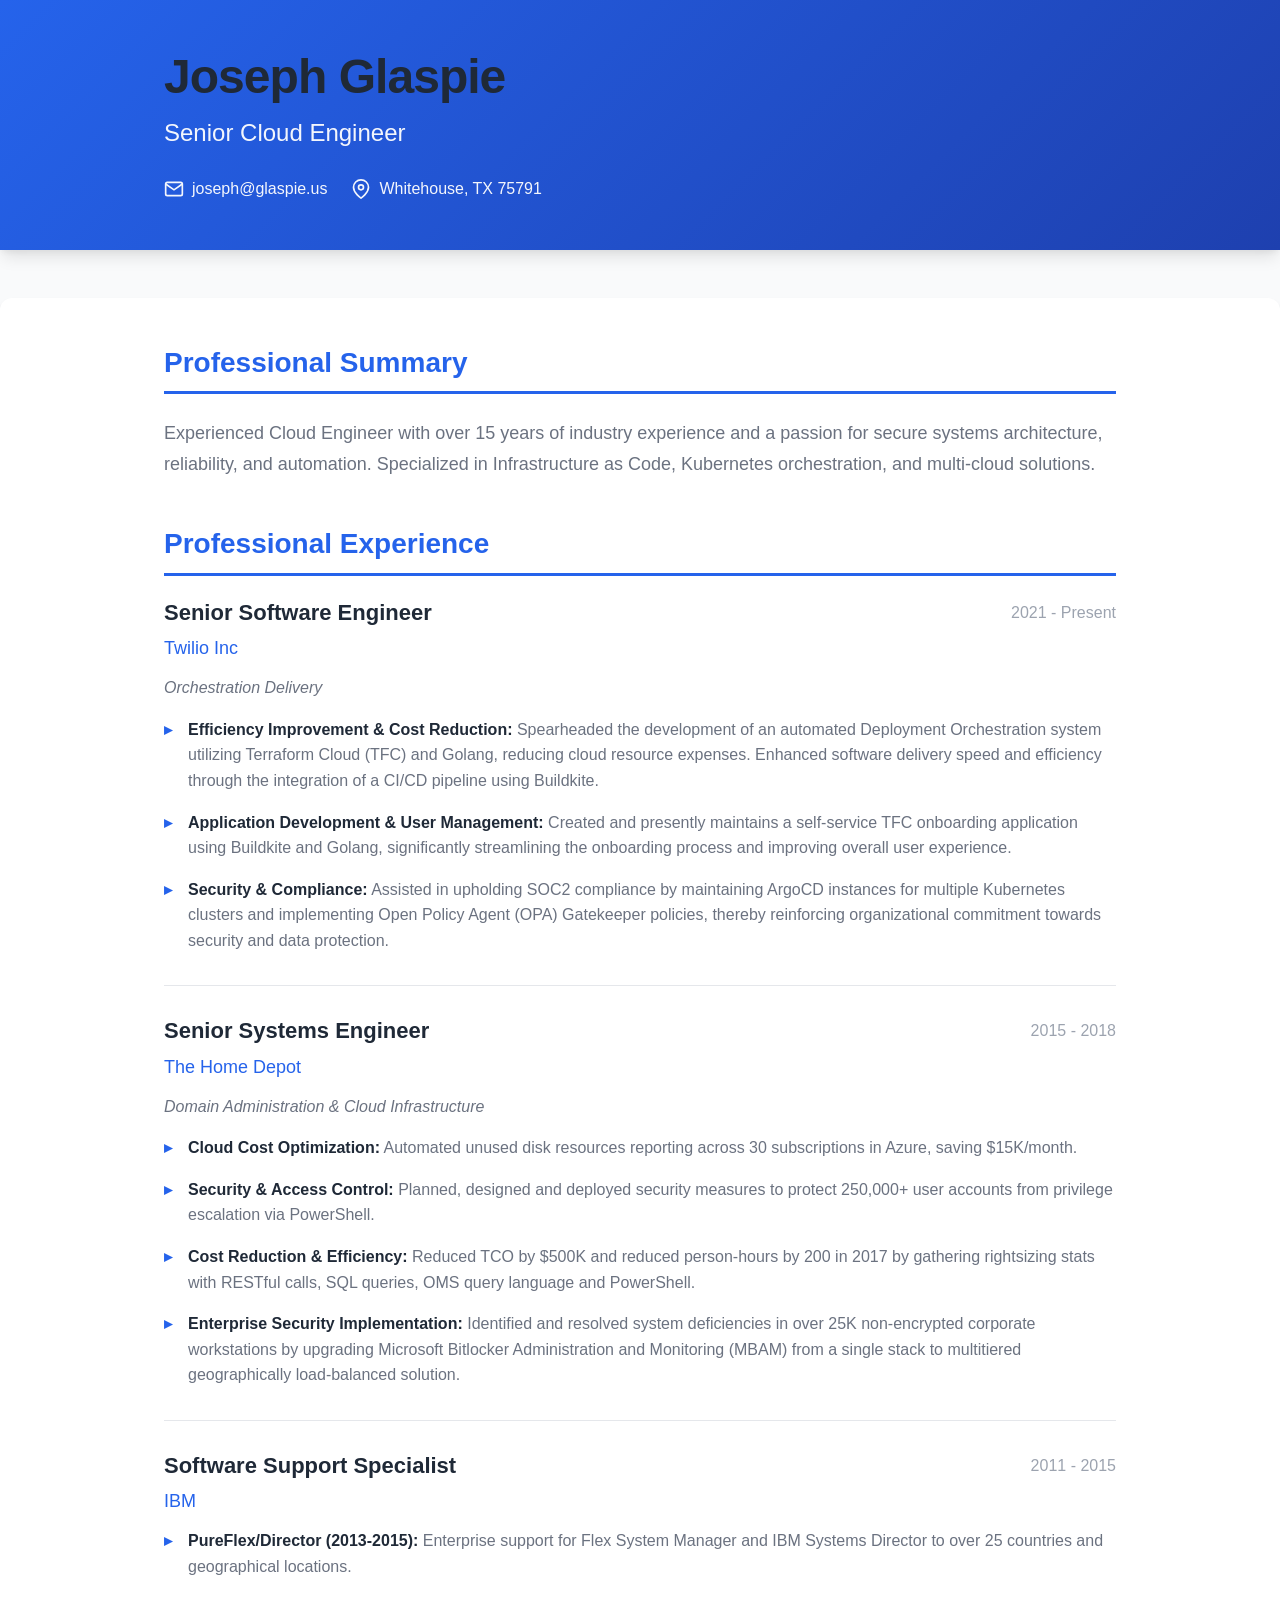
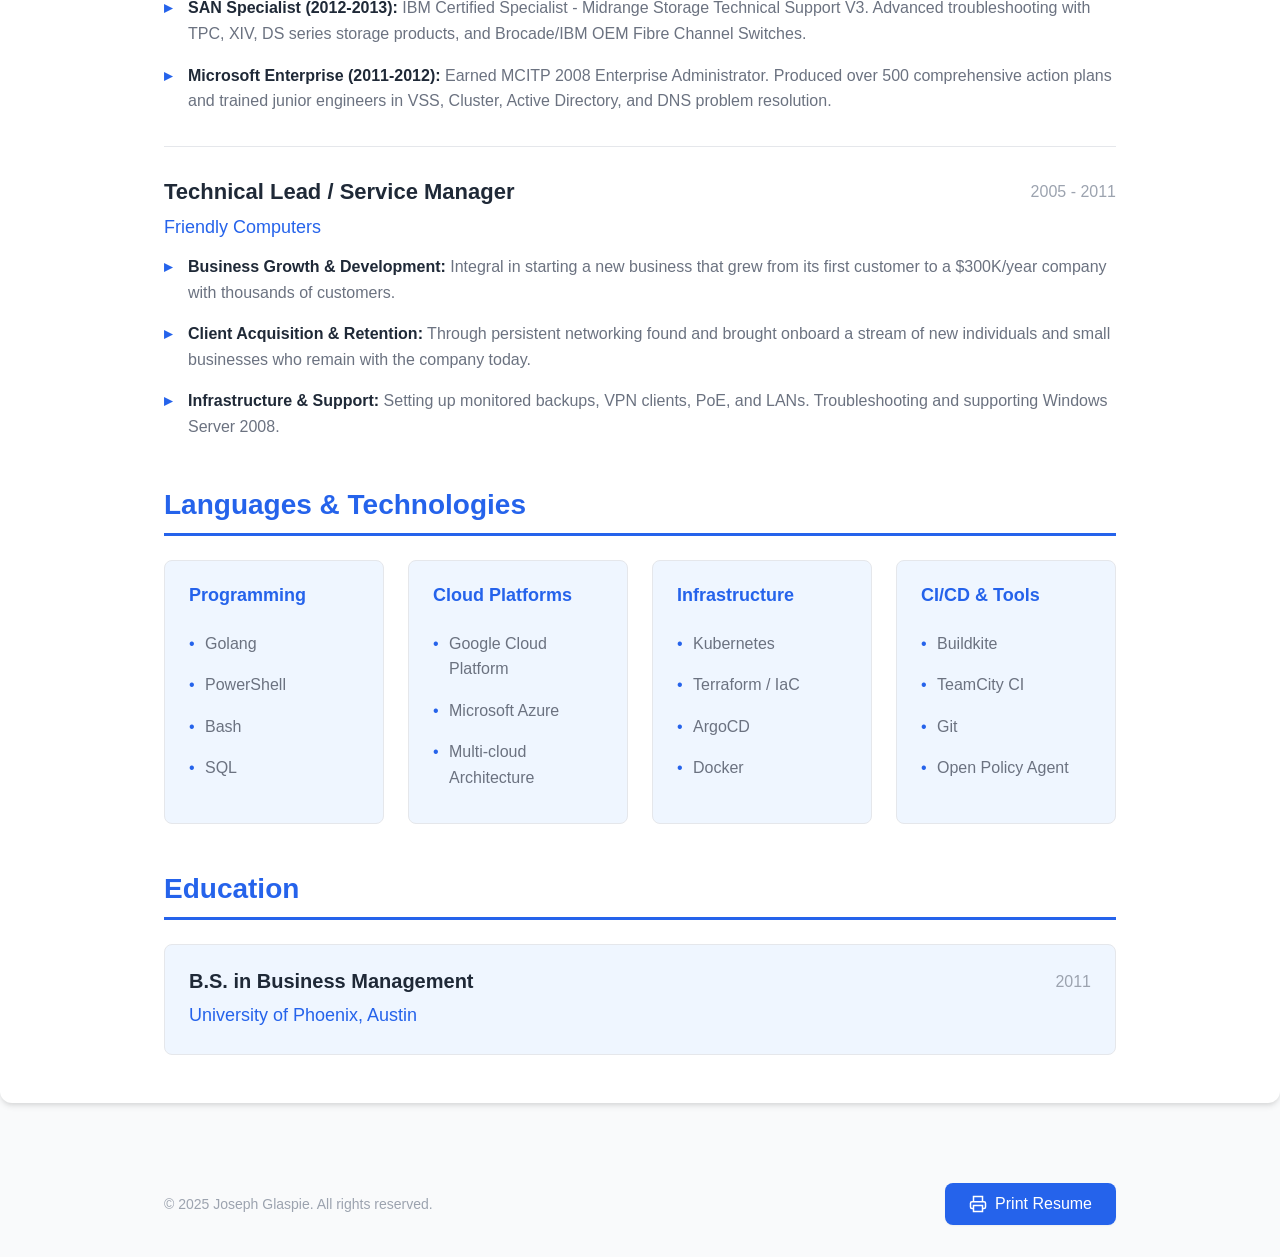
<file: docs/index.html>
<!DOCTYPE html>
<html lang="en">
<head>
    <meta charset="UTF-8">
    <meta name="viewport" content="width=device-width, initial-scale=1.0">
    <meta name="description" content="Joseph Glaspie - Senior Cloud Engineer with 15+ years experience in Infrastructure as Code, Kubernetes, and Cloud Architecture">
    <meta name="author" content="Joseph Glaspie">
    <title>Joseph Glaspie - Senior Cloud Engineer</title>
    <link rel="stylesheet" href="css/style.css">
    <link rel="stylesheet" href="css/print.css" media="print">
</head>
<body>
    <!-- Header / Hero Section -->
    <header class="header">
        <div class="container">
            <h1 class="name">Joseph Glaspie</h1>
            <p class="title">Senior Cloud Engineer</p>
            <div class="contact-info">
                <a href="mailto:joseph@glaspie.us" class="contact-item">
                    <svg class="icon" viewBox="0 0 24 24" fill="none" stroke="currentColor" stroke-width="2">
                        <path d="M4 4h16c1.1 0 2 .9 2 2v12c0 1.1-.9 2-2 2H4c-1.1 0-2-.9-2-2V6c0-1.1.9-2 2-2z"></path>
                        <polyline points="22,6 12,13 2,6"></polyline>
                    </svg>
                    joseph@glaspie.us
                </a>
                <span class="contact-item">
                    <svg class="icon" viewBox="0 0 24 24" fill="none" stroke="currentColor" stroke-width="2">
                        <path d="M21 10c0 7-9 13-9 13s-9-6-9-13a9 9 0 0 1 18 0z"></path>
                        <circle cx="12" cy="10" r="3"></circle>
                    </svg>
                    Whitehouse, TX 75791
                </span>
            </div>
        </div>
    </header>

    <!-- Main Content -->
    <main class="main">
        <div class="container">

            <!-- Objective Section -->
            <section class="section" id="objective">
                <h2 class="section-title">Professional Summary</h2>
                <p class="objective-text">
                    Experienced Cloud Engineer with over 15 years of industry experience and a passion for
                    secure systems architecture, reliability, and automation. Specialized in Infrastructure
                    as Code, Kubernetes orchestration, and multi-cloud solutions.
                </p>
            </section>

            <!-- Experience Section -->
            <section class="section" id="experience">
                <h2 class="section-title">Professional Experience</h2>

                <article class="job">
                    <div class="job-header">
                        <div>
                            <h3 class="job-title">Senior Software Engineer</h3>
                            <p class="company">Twilio Inc</p>
                        </div>
                        <div class="job-period">2021 - Present</div>
                    </div>
                    <p class="job-focus">Orchestration Delivery</p>
                    <ul class="job-achievements">
                        <li>
                            <strong>Efficiency Improvement & Cost Reduction:</strong> Spearheaded the development
                            of an automated Deployment Orchestration system utilizing Terraform
                            Cloud (TFC) and Golang, reducing cloud resource expenses. Enhanced software delivery
                            speed and efficiency through the integration of a CI/CD pipeline using Buildkite.
                        </li>
                        <li>
                            <strong>Application Development & User Management:</strong> Created and presently
                            maintains a self-service TFC onboarding application using Buildkite and Golang,
                            significantly streamlining the onboarding process and improving overall user experience.
                        </li>
                        <li>
                            <strong>Security & Compliance:</strong> Assisted in upholding SOC2 compliance by
                            maintaining ArgoCD instances for multiple Kubernetes clusters and implementing Open
                            Policy Agent (OPA) Gatekeeper policies, thereby reinforcing organizational commitment
                            towards security and data protection.
                        </li>
                    </ul>
                </article>

                <article class="job">
                    <div class="job-header">
                        <div>
                            <h3 class="job-title">Senior Systems Engineer</h3>
                            <p class="company">The Home Depot</p>
                        </div>
                        <div class="job-period">2015 - 2018</div>
                    </div>
                    <p class="job-focus">Domain Administration & Cloud Infrastructure</p>
                    <ul class="job-achievements">
                        <li><strong>Cloud Cost Optimization:</strong> Automated unused disk resources reporting across 30 subscriptions in Azure, saving $15K/month.</li>
                        <li><strong>Security & Access Control:</strong> Planned, designed and deployed security measures to protect 250,000+ user accounts from privilege escalation via PowerShell.</li>
                        <li><strong>Cost Reduction & Efficiency:</strong> Reduced TCO by $500K and reduced person-hours by 200 in 2017 by gathering rightsizing stats with RESTful calls, SQL queries, OMS query language and PowerShell.</li>
                        <li><strong>Enterprise Security Implementation:</strong> Identified and resolved system deficiencies in over 25K non-encrypted corporate workstations by upgrading Microsoft Bitlocker Administration and Monitoring (MBAM) from a single stack to multitiered geographically load-balanced solution.</li>
                    </ul>
                </article>

                <article class="job">
                    <div class="job-header">
                        <div>
                            <h3 class="job-title">Software Support Specialist</h3>
                            <p class="company">IBM</p>
                        </div>
                        <div class="job-period">2011 - 2015</div>
                    </div>
                    <ul class="job-achievements">
                        <li><strong>PureFlex/Director (2013-2015):</strong> Enterprise support for Flex System Manager and IBM Systems Director to over 25 countries and geographical locations.</li>
                        <li><strong>SAN Specialist (2012-2013):</strong> IBM Certified Specialist - Midrange Storage Technical Support V3. Advanced troubleshooting with TPC, XIV, DS series storage products, and Brocade/IBM OEM Fibre Channel Switches.</li>
                        <li><strong>Microsoft Enterprise (2011-2012):</strong> Earned MCITP 2008 Enterprise Administrator. Produced over 500 comprehensive action plans and trained junior engineers in VSS, Cluster, Active Directory, and DNS problem resolution.</li>
                    </ul>
                </article>

                <article class="job">
                    <div class="job-header">
                        <div>
                            <h3 class="job-title">Technical Lead / Service Manager</h3>
                            <p class="company">Friendly Computers</p>
                        </div>
                        <div class="job-period">2005 - 2011</div>
                    </div>
                    <ul class="job-achievements">
                        <li><strong>Business Growth & Development:</strong> Integral in starting a new business that grew from its first customer to a $300K/year company with thousands of customers.</li>
                        <li><strong>Client Acquisition & Retention:</strong> Through persistent networking found and brought onboard a stream of new individuals and small businesses who remain with the company today.</li>
                        <li><strong>Infrastructure & Support:</strong> Setting up monitored backups, VPN clients, PoE, and LANs. Troubleshooting and supporting Windows Server 2008.</li>
                    </ul>
                </article>
            </section>

            <!-- Skills Section -->
            <section class="section" id="skills">
                <h2 class="section-title">Languages & Technologies</h2>
                <div class="skills-grid">
                    <div class="skill-category">
                        <h3 class="skill-category-title">Programming</h3>
                        <ul class="skill-list">
                            <li>Golang</li>
                            <li>PowerShell</li>
                            <li>Bash</li>
                            <li>SQL</li>
                        </ul>
                    </div>
                    <div class="skill-category">
                        <h3 class="skill-category-title">Cloud Platforms</h3>
                        <ul class="skill-list">
                            <li>Google Cloud Platform</li>
                            <li>Microsoft Azure</li>
                            <li>Multi-cloud Architecture</li>
                        </ul>
                    </div>
                    <div class="skill-category">
                        <h3 class="skill-category-title">Infrastructure</h3>
                        <ul class="skill-list">
                            <li>Kubernetes</li>
                            <li>Terraform / IaC</li>
                            <li>ArgoCD</li>
                            <li>Docker</li>
                        </ul>
                    </div>
                    <div class="skill-category">
                        <h3 class="skill-category-title">CI/CD & Tools</h3>
                        <ul class="skill-list">
                            <li>Buildkite</li>
                            <li>TeamCity CI</li>
                            <li>Git</li>
                            <li>Open Policy Agent</li>
                        </ul>
                    </div>
                </div>
            </section>

            <!-- Education Section -->
            <section class="section" id="education">
                <h2 class="section-title">Education</h2>
                <article class="education-item">
                    <div class="education-header">
                        <div>
                            <h3 class="degree">B.S. in Business Management</h3>
                            <p class="school">University of Phoenix, Austin</p>
                        </div>
                        <div class="education-year">2011</div>
                    </div>
                </article>
            </section>

        </div>
    </main>

    <!-- Footer -->
    <footer class="footer">
        <div class="container">
            <p>&copy; 2025 Joseph Glaspie. All rights reserved.</p>
            <button onclick="window.print()" class="print-button">
                <svg class="icon" viewBox="0 0 24 24" fill="none" stroke="currentColor" stroke-width="2">
                    <polyline points="6 9 6 2 18 2 18 9"></polyline>
                    <path d="M6 18H4a2 2 0 0 1-2-2v-5a2 2 0 0 1 2-2h16a2 2 0 0 1 2 2v5a2 2 0 0 1-2 2h-2"></path>
                    <rect x="6" y="14" width="12" height="8"></rect>
                </svg>
                Print Resume
            </button>
        </div>
    </footer>

    <script src="js/script.js"></script>
</body>
</html>
</file>
<file: docs/css/style.css>
/* ===== CSS Variables ===== */
:root {
    /* Colors */
    --primary-color: #2563eb;
    --primary-dark: #1e40af;
    --text-primary: #1f2937;
    --text-secondary: #6b7280;
    --text-light: #9ca3af;
    --bg-primary: #ffffff;
    --bg-secondary: #f9fafb;
    --bg-accent: #eff6ff;
    --border-color: #e5e7eb;

    /* Typography */
    --font-primary: -apple-system, BlinkMacSystemFont, 'Segoe UI', Roboto, 'Helvetica Neue', Arial, sans-serif;
    --font-mono: 'SF Mono', Monaco, 'Cascadia Code', 'Roboto Mono', Consolas, 'Courier New', monospace;

    /* Spacing */
    --spacing-xs: 0.5rem;
    --spacing-sm: 0.75rem;
    --spacing-md: 1rem;
    --spacing-lg: 1.5rem;
    --spacing-xl: 2rem;
    --spacing-2xl: 3rem;

    /* Shadows */
    --shadow-sm: 0 1px 2px 0 rgba(0, 0, 0, 0.05);
    --shadow-md: 0 4px 6px -1px rgba(0, 0, 0, 0.1), 0 2px 4px -1px rgba(0, 0, 0, 0.06);
    --shadow-lg: 0 10px 15px -3px rgba(0, 0, 0, 0.1), 0 4px 6px -2px rgba(0, 0, 0, 0.05);

    /* Border radius */
    --radius-sm: 0.25rem;
    --radius-md: 0.5rem;
    --radius-lg: 0.75rem;

    /* Transitions */
    --transition-fast: 150ms ease-in-out;
    --transition-base: 200ms ease-in-out;
}

/* ===== Reset & Base Styles ===== */
* {
    margin: 0;
    padding: 0;
    box-sizing: border-box;
}

html {
    scroll-behavior: smooth;
}

body {
    font-family: var(--font-primary);
    font-size: 16px;
    line-height: 1.6;
    color: var(--text-primary);
    background-color: var(--bg-secondary);
    -webkit-font-smoothing: antialiased;
    -moz-osx-font-smoothing: grayscale;
}

/* ===== Typography ===== */
h1, h2, h3, h4, h5, h6 {
    font-weight: 600;
    line-height: 1.2;
    color: var(--text-primary);
}

h1 { font-size: 2.5rem; }
h2 { font-size: 1.875rem; }
h3 { font-size: 1.5rem; }
h4 { font-size: 1.25rem; }

a {
    color: var(--primary-color);
    text-decoration: none;
    transition: color var(--transition-fast);
}

a:hover {
    color: var(--primary-dark);
}

/* ===== Container ===== */
.container {
    max-width: 1000px;
    margin: 0 auto;
    padding: 0 var(--spacing-lg);
}

/* ===== Header ===== */
.header {
    background: linear-gradient(135deg, var(--primary-color) 0%, var(--primary-dark) 100%);
    color: white;
    padding: var(--spacing-2xl) 0;
    margin-bottom: var(--spacing-2xl);
    box-shadow: var(--shadow-lg);
}

.name {
    font-size: 3rem;
    font-weight: 700;
    margin-bottom: var(--spacing-xs);
    letter-spacing: -0.02em;
}

.title {
    font-size: 1.5rem;
    font-weight: 400;
    opacity: 0.95;
    margin-bottom: var(--spacing-lg);
}

.contact-info {
    display: flex;
    flex-wrap: wrap;
    gap: var(--spacing-lg);
    font-size: 1rem;
}

.contact-item {
    display: flex;
    align-items: center;
    gap: var(--spacing-xs);
    color: white;
    opacity: 0.95;
    transition: opacity var(--transition-fast);
}

.contact-item:hover {
    opacity: 1;
    color: white;
}

.icon {
    width: 20px;
    height: 20px;
    flex-shrink: 0;
}

/* ===== Main Content ===== */
.main {
    background-color: var(--bg-primary);
    border-radius: var(--radius-lg);
    box-shadow: var(--shadow-md);
    padding: var(--spacing-2xl);
    margin-bottom: var(--spacing-2xl);
}

/* ===== Sections ===== */
.section {
    margin-bottom: var(--spacing-2xl);
}

.section:last-child {
    margin-bottom: 0;
}

.section-title {
    color: var(--primary-color);
    border-bottom: 3px solid var(--primary-color);
    padding-bottom: var(--spacing-sm);
    margin-bottom: var(--spacing-lg);
    font-size: 1.75rem;
}

/* ===== Objective ===== */
.objective-text {
    font-size: 1.125rem;
    line-height: 1.7;
    color: var(--text-secondary);
}

/* ===== Experience ===== */
.job {
    margin-bottom: var(--spacing-xl);
    padding-bottom: var(--spacing-xl);
    border-bottom: 1px solid var(--border-color);
}

.job:last-child {
    border-bottom: none;
    margin-bottom: 0;
    padding-bottom: 0;
}

.job-header {
    display: flex;
    justify-content: space-between;
    align-items: flex-start;
    margin-bottom: var(--spacing-sm);
    gap: var(--spacing-md);
}

.job-title {
    font-size: 1.375rem;
    color: var(--text-primary);
    margin-bottom: var(--spacing-xs);
}

.company {
    font-size: 1.125rem;
    color: var(--primary-color);
    font-weight: 500;
}

.job-period {
    font-size: 1rem;
    color: var(--text-light);
    white-space: nowrap;
    font-weight: 500;
}

.job-focus {
    font-style: italic;
    color: var(--text-secondary);
    margin-bottom: var(--spacing-md);
    font-size: 1rem;
}

.job-achievements {
    list-style: none;
    padding-left: 0;
}

.job-achievements li {
    position: relative;
    padding-left: var(--spacing-lg);
    margin-bottom: var(--spacing-md);
    color: var(--text-secondary);
    line-height: 1.6;
}

.job-achievements li:last-child {
    margin-bottom: 0;
}

.job-achievements li::before {
    content: '▸';
    position: absolute;
    left: 0;
    color: var(--primary-color);
    font-weight: bold;
}

.job-achievements li strong {
    color: var(--text-primary);
    font-weight: 600;
}

/* ===== Skills ===== */
.skills-grid {
    display: grid;
    grid-template-columns: repeat(auto-fit, minmax(220px, 1fr));
    gap: var(--spacing-lg);
}

.skill-category {
    background-color: var(--bg-accent);
    padding: var(--spacing-lg);
    border-radius: var(--radius-md);
    border: 1px solid var(--border-color);
}

.skill-category-title {
    font-size: 1.125rem;
    color: var(--primary-color);
    margin-bottom: var(--spacing-md);
    font-weight: 600;
}

.skill-list {
    list-style: none;
}

.skill-list li {
    padding: var(--spacing-xs) 0;
    color: var(--text-secondary);
    position: relative;
    padding-left: var(--spacing-md);
}

.skill-list li::before {
    content: '•';
    position: absolute;
    left: 0;
    color: var(--primary-color);
}

/* ===== Education ===== */
.education-item {
    padding: var(--spacing-lg);
    background-color: var(--bg-accent);
    border-radius: var(--radius-md);
    border: 1px solid var(--border-color);
}

.education-header {
    display: flex;
    justify-content: space-between;
    align-items: flex-start;
    gap: var(--spacing-md);
}

.degree {
    font-size: 1.25rem;
    color: var(--text-primary);
    margin-bottom: var(--spacing-xs);
}

.school {
    font-size: 1.125rem;
    color: var(--primary-color);
}

.education-year {
    font-size: 1rem;
    color: var(--text-light);
    font-weight: 500;
    white-space: nowrap;
}

/* ===== Footer ===== */
.footer {
    padding: var(--spacing-xl) 0;
    text-align: center;
}

.footer .container {
    display: flex;
    justify-content: space-between;
    align-items: center;
    flex-wrap: wrap;
    gap: var(--spacing-md);
}

.footer p {
    color: var(--text-light);
    font-size: 0.875rem;
}

.print-button {
    display: inline-flex;
    align-items: center;
    gap: var(--spacing-xs);
    padding: var(--spacing-sm) var(--spacing-lg);
    background-color: var(--primary-color);
    color: white;
    border: none;
    border-radius: var(--radius-md);
    font-size: 1rem;
    font-weight: 500;
    cursor: pointer;
    transition: all var(--transition-base);
    box-shadow: var(--shadow-sm);
}

.print-button:hover {
    background-color: var(--primary-dark);
    box-shadow: var(--shadow-md);
    transform: translateY(-1px);
}

.print-button:active {
    transform: translateY(0);
}

.print-button .icon {
    width: 18px;
    height: 18px;
}

/* ===== Responsive Design ===== */
@media (max-width: 768px) {
    .name {
        font-size: 2.25rem;
    }

    .title {
        font-size: 1.25rem;
    }

    .contact-info {
        flex-direction: column;
        gap: var(--spacing-sm);
    }

    .main {
        padding: var(--spacing-lg);
    }

    .job-header {
        flex-direction: column;
    }

    .job-period {
        font-size: 0.875rem;
    }

    .skills-grid {
        grid-template-columns: 1fr;
    }

    .education-header {
        flex-direction: column;
    }

    .footer .container {
        flex-direction: column;
        text-align: center;
    }
}

@media (max-width: 480px) {
    body {
        font-size: 15px;
    }

    .name {
        font-size: 1.875rem;
    }

    .section-title {
        font-size: 1.5rem;
    }

    .job-title {
        font-size: 1.25rem;
    }
}

/* ===== Animations ===== */
@media (prefers-reduced-motion: no-preference) {
    .job,
    .skill-category,
    .education-item {
        animation: fadeInUp 0.5s ease-out;
    }
}

@keyframes fadeInUp {
    from {
        opacity: 0;
        transform: translateY(20px);
    }
    to {
        opacity: 1;
        transform: translateY(0);
    }
}
</file>
<file: docs/css/print.css>
/* ===== Print Styles ===== */
@media print {
    * {
        background: white !important;
        color: black !important;
        box-shadow: none !important;
        text-shadow: none !important;
    }

    body {
        font-size: 11pt;
        line-height: 1.4;
        background: white;
    }

    .container {
        max-width: 100%;
        padding: 0;
    }

    /* Header */
    .header {
        background: white !important;
        color: black !important;
        padding: 0 0 1rem 0;
        margin-bottom: 1rem;
        box-shadow: none !important;
        border-bottom: 2px solid black;
    }

    .name {
        font-size: 24pt;
        color: black !important;
        margin-bottom: 0.25rem;
    }

    .title {
        font-size: 14pt;
        color: black !important;
        opacity: 1;
        margin-bottom: 0.5rem;
    }

    .contact-info {
        display: flex;
        flex-wrap: wrap;
        gap: 1rem;
        font-size: 10pt;
    }

    .contact-item {
        color: black !important;
        opacity: 1;
    }

    .icon {
        display: none;
    }

    /* Main Content */
    .main {
        background: white !important;
        box-shadow: none !important;
        padding: 0;
        margin: 0;
    }

    /* Sections */
    .section {
        margin-bottom: 1.5rem;
        page-break-inside: avoid;
    }

    .section-title {
        color: black !important;
        border-bottom: 2px solid black !important;
        padding-bottom: 0.25rem;
        margin-bottom: 0.75rem;
        font-size: 14pt;
        page-break-after: avoid;
    }

    /* Objective */
    .objective-text {
        font-size: 11pt;
        color: black !important;
    }

    /* Experience */
    .job {
        margin-bottom: 1rem;
        padding-bottom: 1rem;
        border-bottom: 1px solid #ccc !important;
        page-break-inside: avoid;
    }

    .job:last-child {
        border-bottom: none !important;
    }

    .job-header {
        margin-bottom: 0.5rem;
    }

    .job-title {
        font-size: 12pt;
        color: black !important;
        margin-bottom: 0.25rem;
    }

    .company {
        font-size: 11pt;
        color: black !important;
        font-weight: 600;
    }

    .job-period {
        font-size: 10pt;
        color: #333 !important;
    }

    .job-focus {
        font-size: 10pt;
        color: #333 !important;
        margin-bottom: 0.5rem;
    }

    .job-achievements {
        margin-left: 1rem;
    }

    .job-achievements li {
        padding-left: 0;
        margin-bottom: 0.5rem;
        color: black !important;
        font-size: 10pt;
    }

    .job-achievements li::before {
        content: '• ';
        color: black !important;
    }

    .job-achievements li strong {
        color: black !important;
    }

    /* Skills */
    .skills-grid {
        display: grid;
        grid-template-columns: repeat(2, 1fr);
        gap: 1rem;
    }

    .skill-category {
        background: white !important;
        padding: 0.5rem;
        border: 1px solid #ccc !important;
        page-break-inside: avoid;
    }

    .skill-category-title {
        font-size: 11pt;
        color: black !important;
        margin-bottom: 0.5rem;
    }

    .skill-list li {
        padding: 0.125rem 0;
        padding-left: 0.75rem;
        color: black !important;
        font-size: 10pt;
    }

    .skill-list li::before {
        content: '• ';
        color: black !important;
    }

    /* Education */
    .education-item {
        background: white !important;
        padding: 0.5rem;
        border: 1px solid #ccc !important;
        page-break-inside: avoid;
    }

    .degree {
        font-size: 12pt;
        color: black !important;
    }

    .school {
        font-size: 11pt;
        color: black !important;
    }

    .education-year {
        font-size: 10pt;
        color: #333 !important;
    }

    /* Footer */
    .footer {
        display: none;
    }

    /* Links */
    a {
        color: black !important;
        text-decoration: none;
    }

    a[href^="http"]:after {
        content: " (" attr(href) ")";
        font-size: 9pt;
        color: #666 !important;
    }

    a[href^="mailto:"]:after,
    a[href^="tel:"]:after {
        content: "";
    }

    /* Page Breaks */
    h2, h3 {
        page-break-after: avoid;
    }

    .job,
    .skill-category,
    .education-item {
        page-break-inside: avoid;
    }
}
</file>
